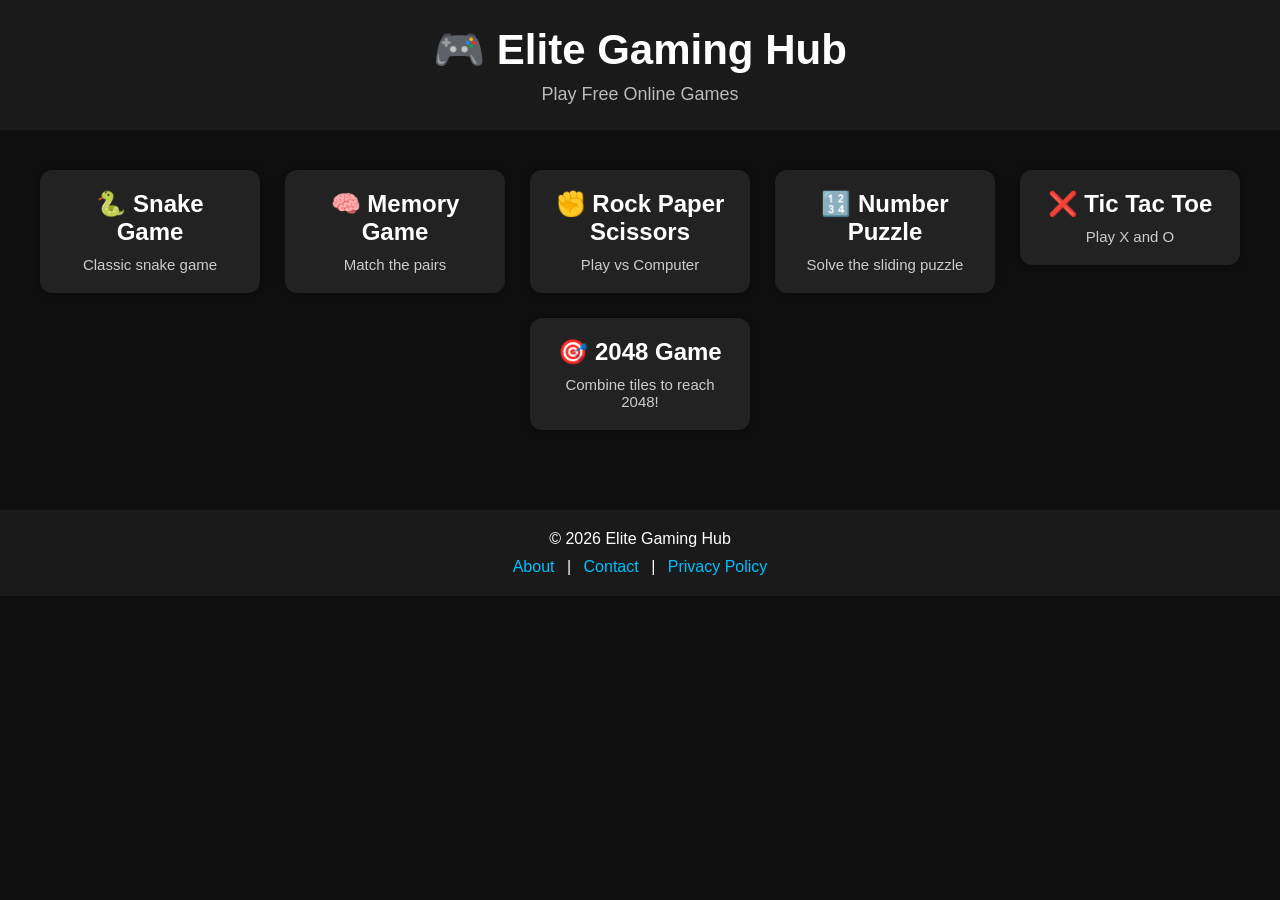
<file: index.html>
<!DOCTYPE html>
<html lang="en">
<head>
    <meta charset="UTF-8">
    <meta name="viewport" content="width=device-width, initial-scale=1.0">
    <title>Elite Gaming Hub</title>
    <link rel="stylesheet" href="style.css">
</head>

<body>

<header>
    <h1>🎮 Elite Gaming Hub</h1>
    <p>Play Free Online Games</p>
</header>

<section class="games">

    <a href="games/snake-game/index.html">
        <div class="card">
            <h3>🐍 Snake Game</h3>
            <p>Classic snake game</p>
        </div>
    </a>

    <a href="games/memory-game/index.html">
        <div class="card">
            <h3>🧠 Memory Game</h3>
            <p>Match the pairs</p>
        </div>
    </a>

    <a href="games/rps-game/index.html">
        <div class="card">
            <h3>✊ Rock Paper Scissors</h3>
            <p>Play vs Computer</p>
        </div>
    </a>

    <a href="games/puzzle-game/index.html">
        <div class="card">
            <h3>🔢 Number Puzzle</h3>
            <p>Solve the sliding puzzle</p>
        </div>
    </a>

    <a href="games/Tic-Tac-Toe/index.html">
        <div class="card">
            <h3>❌ Tic Tac Toe</h3>
            <p>Play X and O</p>
        </div>
    </a>
  <a href="games/2048-game/index.html">
    <div class="card">
        <h3>🎯 2048 Game</h3>
        <p>Combine tiles to reach 2048!</p>
    </div>
</a>

</section>

<footer>
    <p>© 2026 Elite Gaming Hub</p>

    <a href="about.html">About</a> |
    <a href="contact.html">Contact</a> |
    <a href="privacy-policy.html">Privacy Policy</a>
</footer>

<script src="script.js"></script>

</body>
</html>
</file>
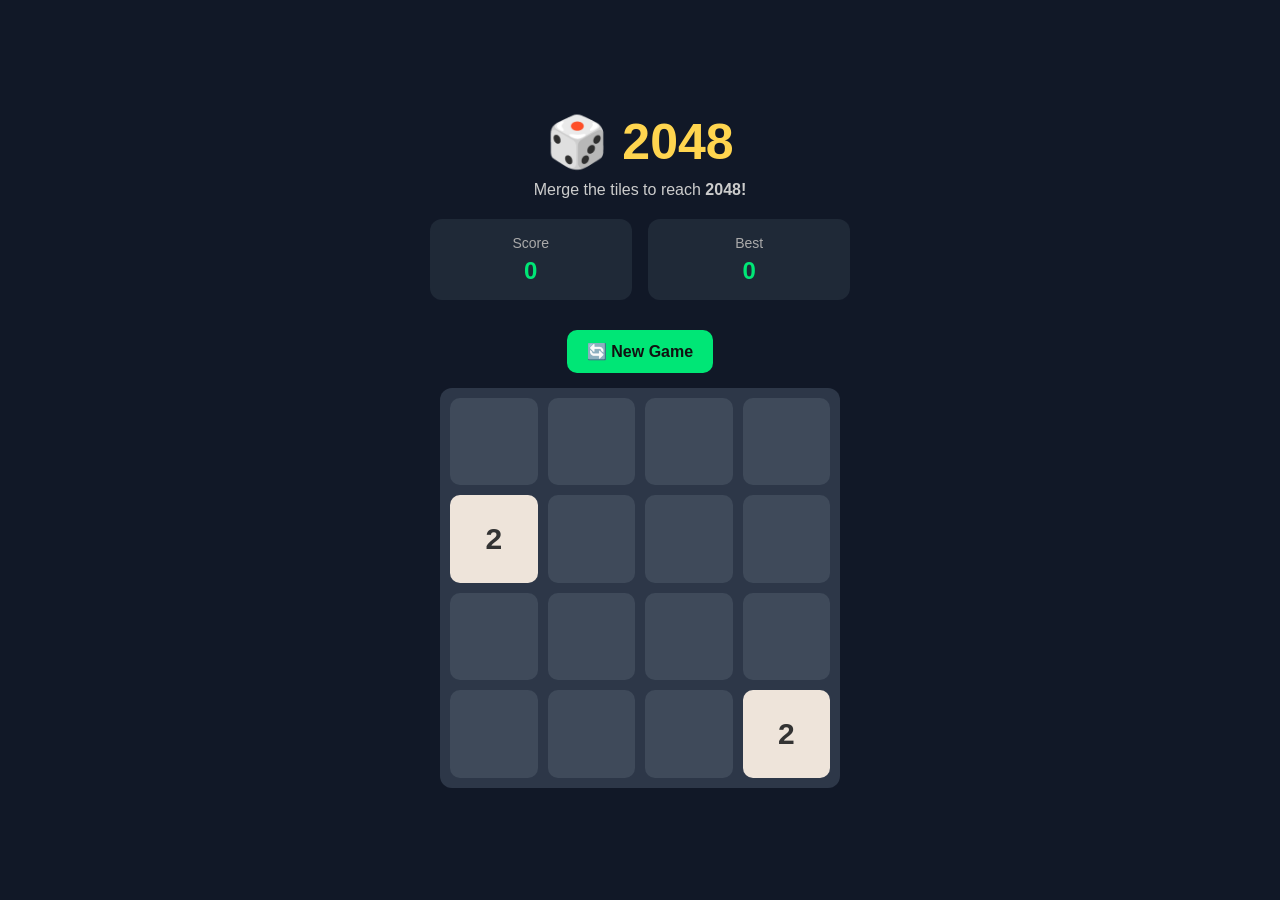
<file: games/2048-game/index.html>
<!DOCTYPE html>
<html lang="en">
<head>
    <meta charset="UTF-8">
    <meta name="viewport" content="width=device-width, initial-scale=1.0">
    <title>2048 Game - Elite Gaming Hub</title>
    <link rel="stylesheet" href="style.css">
</head>
<body>

<div class="container">

    <h1>🎲 2048</h1>
    <p>Merge the tiles to reach <strong>2048!</strong></p>

    <div class="top-bar">
        <div class="score-box">
            <span>Score</span>
            <h2 id="score">0</h2>
        </div>

        <div class="score-box">
            <span>Best</span>
            <h2 id="best">0</h2>
        </div>
    </div>

    <button id="restart">🔄 New Game</button>

    <div id="board"></div>

</div>

<script src="script.js"></script>

</body>
</html>
</file>
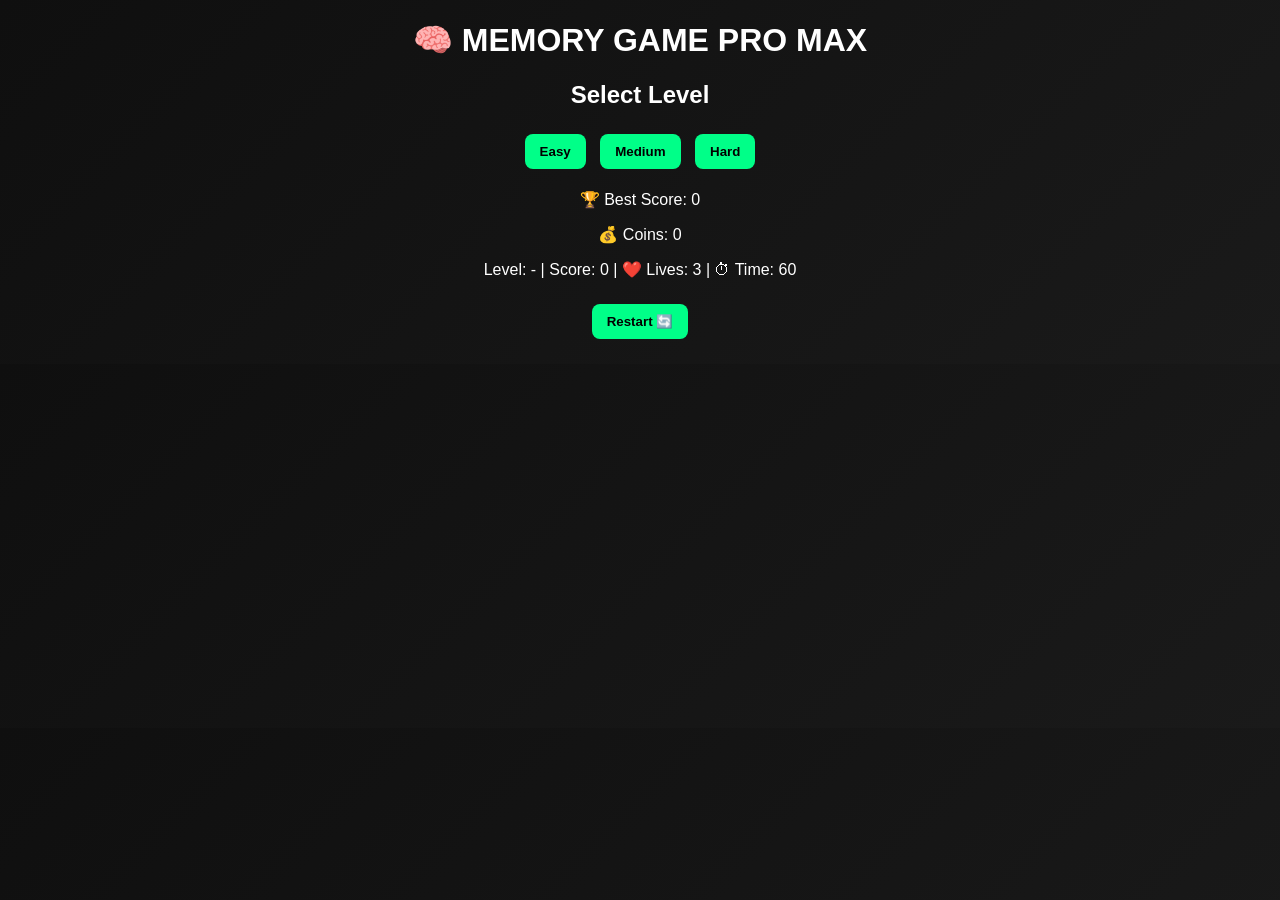
<file: games/memory-game/index.html>
<!DOCTYPE html>
<html lang="en">
<head>
<meta charset="UTF-8">
<title>Memory Game PRO MAX</title>
<link rel="stylesheet" href="style.css">
</head>
<body>

<h1>🧠 MEMORY GAME PRO MAX</h1>

<div id="menu">
    <h2>Select Level</h2>
    <button onclick="startGame(1)">Easy</button>
    <button onclick="startGame(2)">Medium</button>
    <button onclick="startGame(3)">Hard</button>

    <p>🏆 Best Score: <span id="best">0</span></p>
    <p>💰 Coins: <span id="coins">0</span></p>
</div>

<div id="hud">
    Level: <span id="level">-</span> |
    Score: <span id="score">0</span> |
    ❤️ Lives: <span id="lives">3</span> |
    ⏱ Time: <span id="time">60</span>
</div>

<div class="game"></div>

<button onclick="restart()">Restart 🔄</button>

<div id="msg"></div>

<script src="script.js"></script>

</body>
</html>
</file>
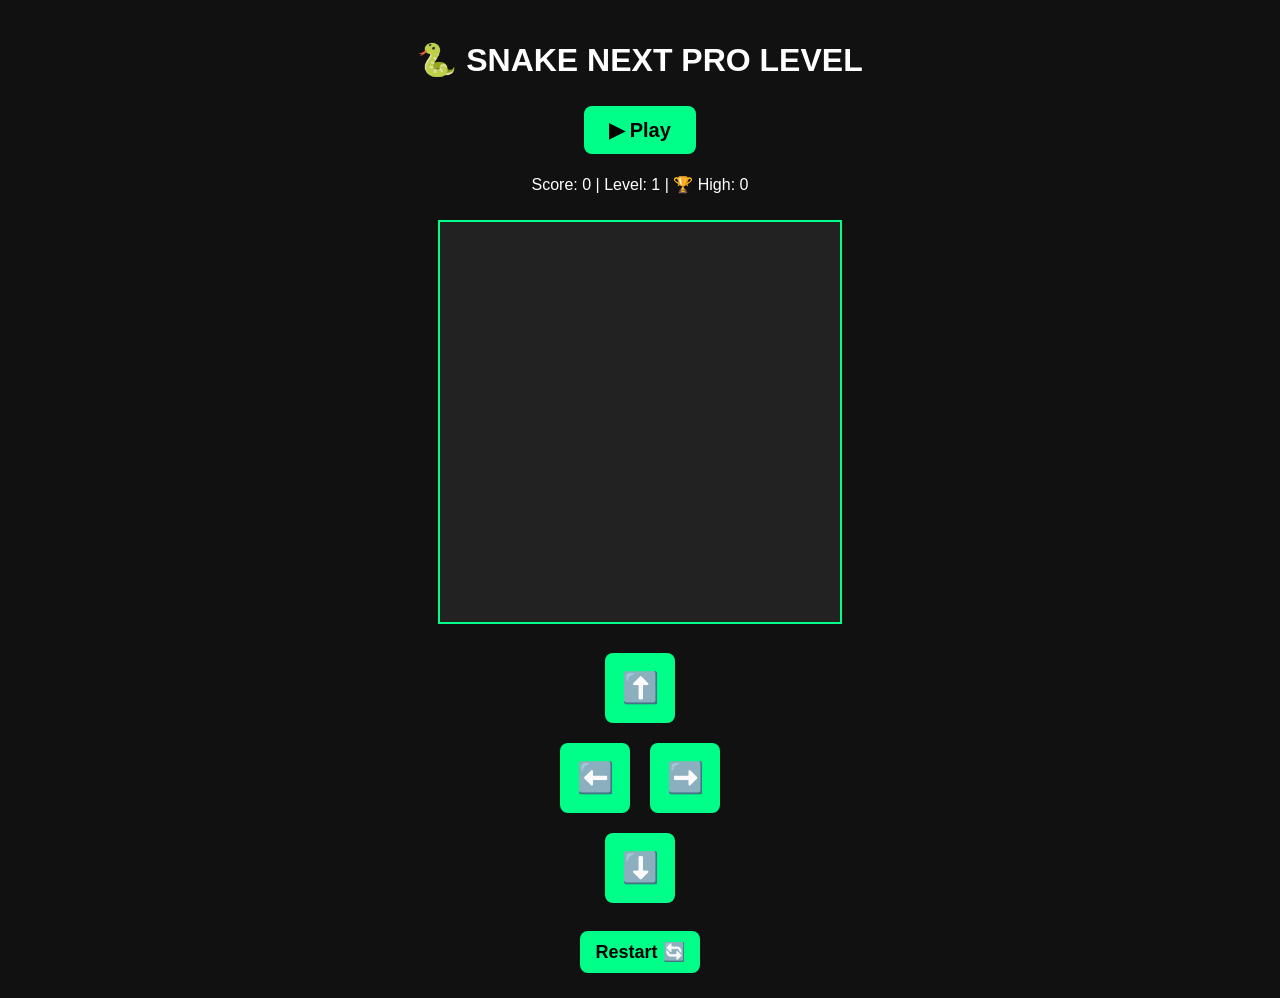
<file: games/snake-game/index.html>
<!DOCTYPE html>
<html lang="en">
<head>
<meta charset="UTF-8">
<title>Snake Next Pro Level</title>
<link rel="stylesheet" href="style.css">
</head>
<body>

<h1>🐍 SNAKE NEXT PRO LEVEL</h1>

<div id="menu">
    <button onclick="startGame()">▶ Play</button>
</div>

<p>
Score: <span id="score">0</span> |
Level: <span id="level">1</span> |
🏆 High: <span id="high">0</span>
</p>

<canvas id="game" width="400" height="400"></canvas>

<div class="controls">
    <button ontouchstart="setDir('UP')" onclick="setDir('UP')">⬆️</button>

    <div>
        <button ontouchstart="setDir('LEFT')" onclick="setDir('LEFT')">⬅️</button>

        <button ontouchstart="setDir('RIGHT')" onclick="setDir('RIGHT')">➡️</button>
    </div>

    <button ontouchstart="setDir('DOWN')" onclick="setDir('DOWN')">⬇️</button>
</div>

<br>

<button onclick="restart()">Restart 🔄</button>

<audio id="eatSound" src="https://www.soundjay.com/buttons/sounds/button-09.mp3"></audio>
<audio id="bgMusic" src="https://www.soundhelix.com/examples/mp3/SoundHelix-Song-1.mp3" loop></audio>

<script src="script.js"></script>

</body>
</html>
</file>
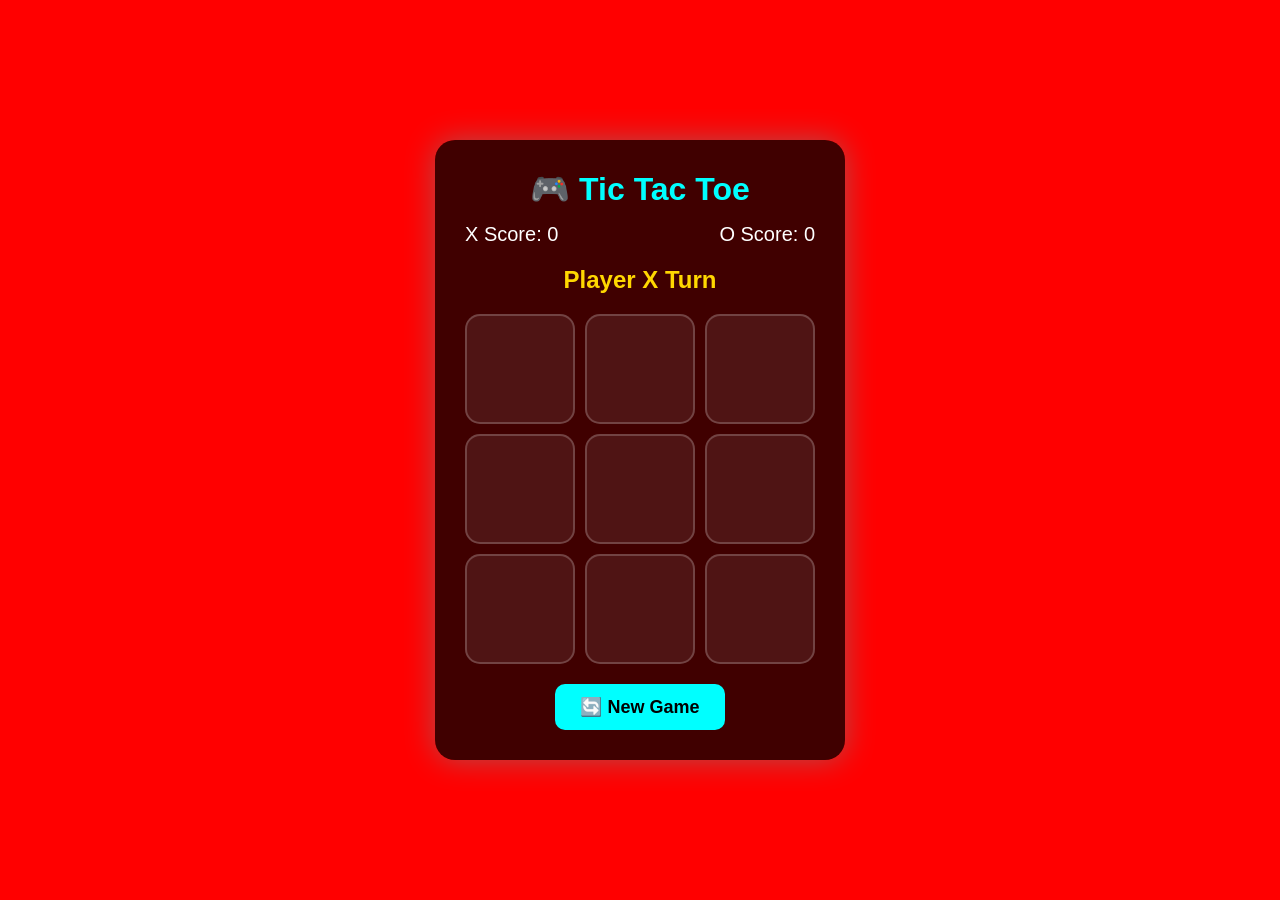
<file: games/Tic-Tac-Toe/index.html>
<!DOCTYPE html>
<html lang="en">
<head>
    <meta charset="UTF-8">
    <title>Tic Tac Toe</title>
    <link rel="stylesheet" href="style.css">
</head>
<body>

<div class="container">

    <h1>🎮 Tic Tac Toe</h1>

    <div class="scoreboard">
        <div>X Score: <span id="xScore">0</span></div>
        <div>O Score: <span id="oScore">0</span></div>
    </div>

    <h2 id="status">Player X Turn</h2>

    <div id="board">
        <div class="cell" data-cell></div>
        <div class="cell" data-cell></div>
        <div class="cell" data-cell></div>
        <div class="cell" data-cell></div>
        <div class="cell" data-cell></div>
        <div class="cell" data-cell></div>
        <div class="cell" data-cell></div>
        <div class="cell" data-cell></div>
        <div class="cell" data-cell></div>
    </div>

    <button id="restartBtn">🔄 New Game</button>

</div>

<script src="script.js"></script>

</body>
</html>
</file>
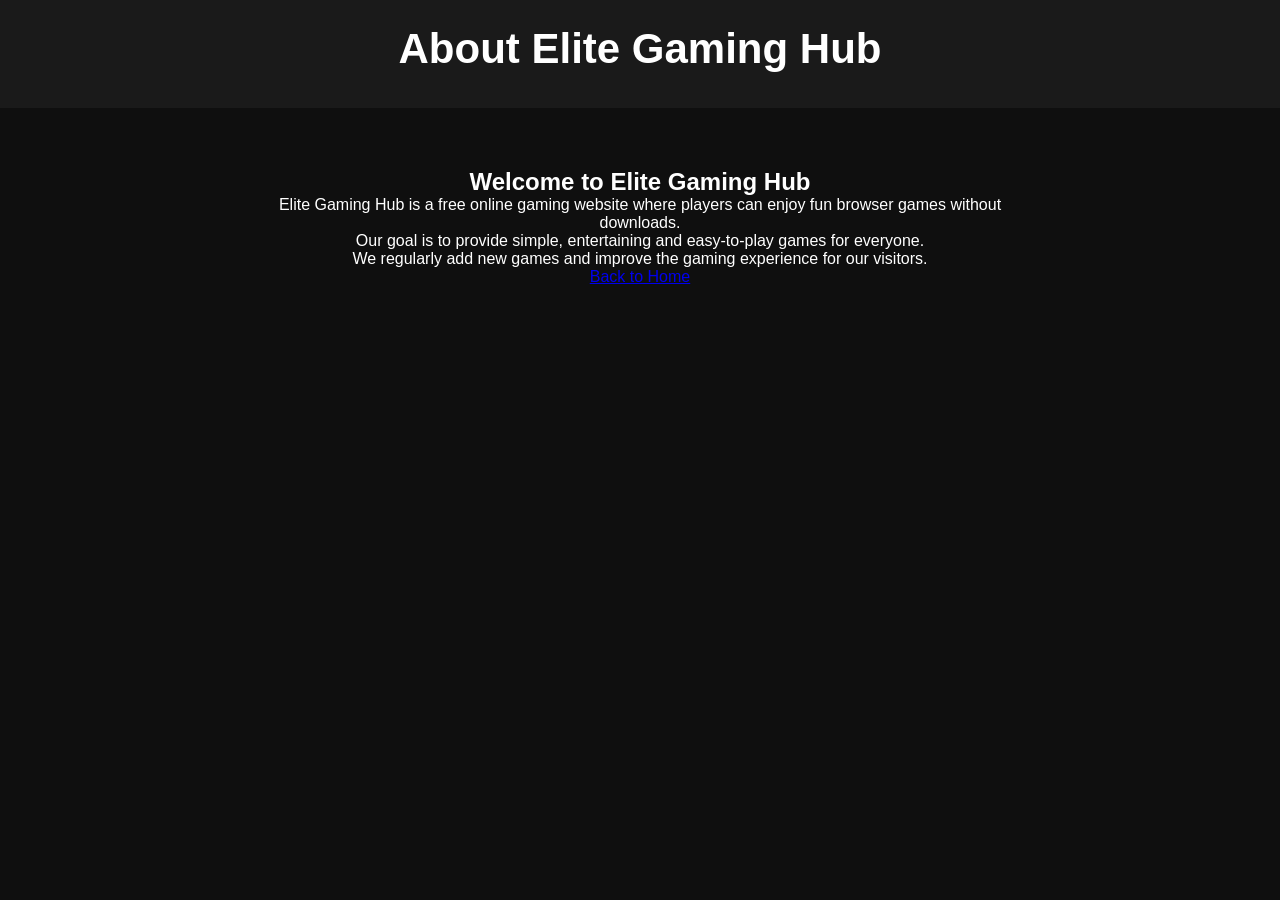
<file: about.html>
<!DOCTYPE html>
<html lang="en">
<head>
  <meta charset="UTF-8">
  <meta name="viewport" content="width=device-width, initial-scale=1.0">
  <title>About Us | Elite Gaming Hub</title>
  <link rel="stylesheet" href="style.css">
</head>
<body>
  <header>
    <h1>About Elite Gaming Hub</h1>
  </header>

  <main style="max-width: 800px; margin: 40px auto; padding: 20px;">
    <h2>Welcome to Elite Gaming Hub</h2>
    <p>Elite Gaming Hub is a free online gaming website where players can enjoy fun browser games without downloads.</p>
    <p>Our goal is to provide simple, entertaining and easy-to-play games for everyone.</p>
    <p>We regularly add new games and improve the gaming experience for our visitors.</p>
    <p><a href="index.html">Back to Home</a></p>
  </main>
</body>
</html>
</file>
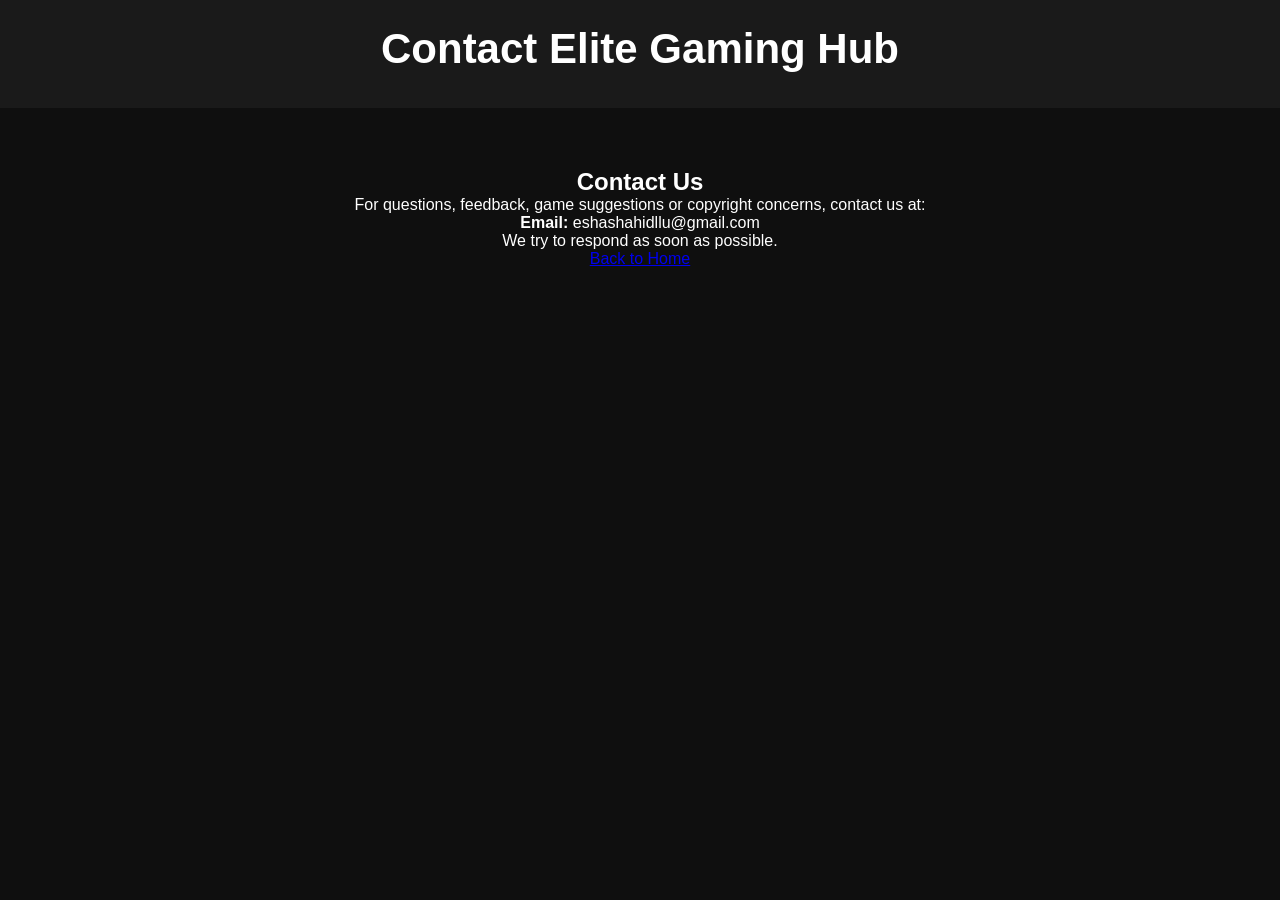
<file: contact.html>
<!DOCTYPE html>
<html lang="en">
<head>
  <meta charset="UTF-8">
  <meta name="viewport" content="width=device-width, initial-scale=1.0">
  <title>Contact Us | Elite Gaming Hub</title>
  <link rel="stylesheet" href="style.css">
</head>
<body>
  <header>
    <h1>Contact Elite Gaming Hub</h1>
  </header>

  <main style="max-width: 800px; margin: 40px auto; padding: 20px;">
    <h2>Contact Us</h2>
    <p>For questions, feedback, game suggestions or copyright concerns, contact us at:</p>
    <p><strong>Email:</strong> eshashahidllu@gmail.com</p>
    <p>We try to respond as soon as possible.</p>
    <p><a href="index.html">Back to Home</a></p>
  </main>
</body>
</html>
</file>
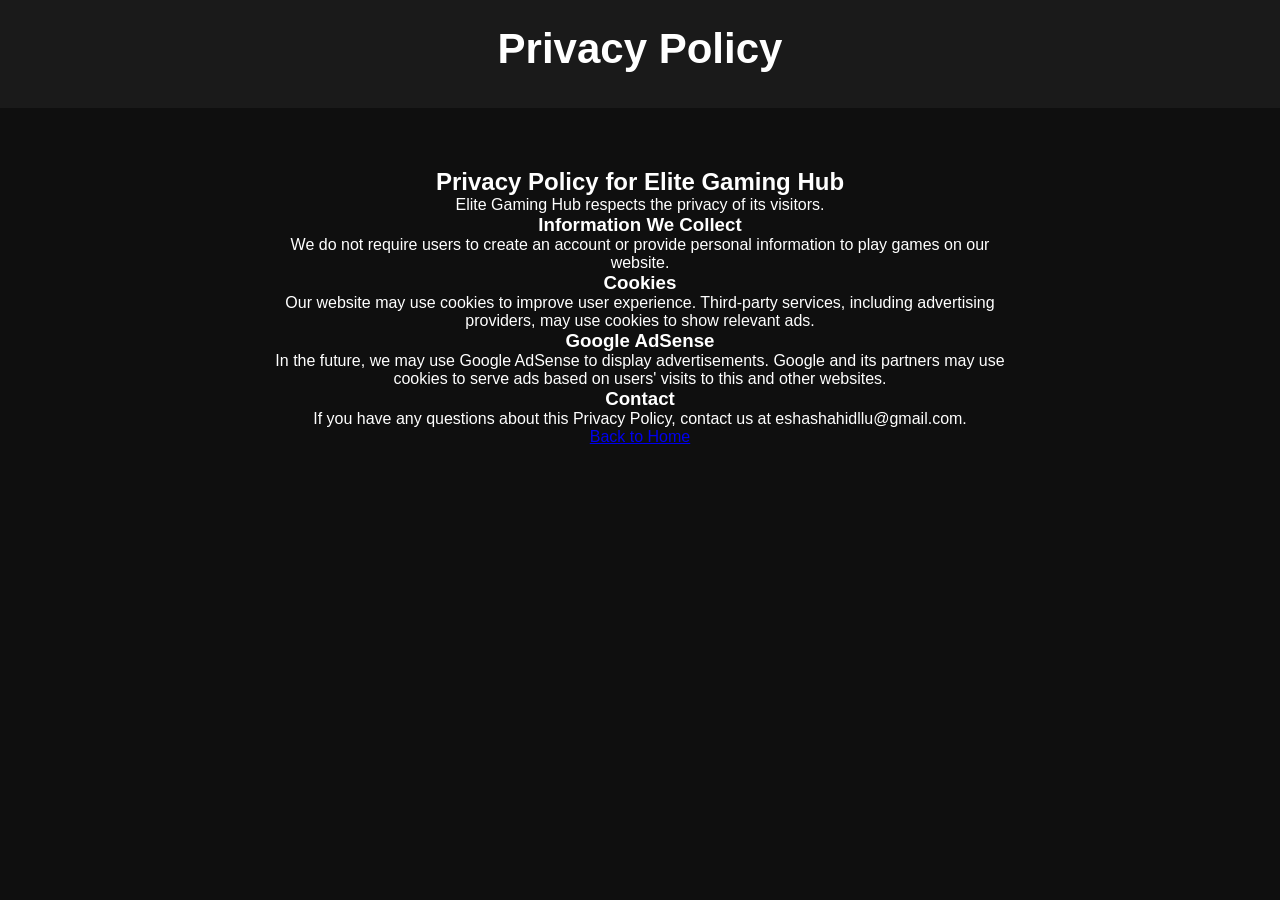
<file: privacy-policy.html>
<!DOCTYPE html>
<html lang="en">
<head>
  <meta charset="UTF-8">
  <meta name="viewport" content="width=device-width, initial-scale=1.0">
  <title>Privacy Policy | Elite Gaming Hub</title>
  <link rel="stylesheet" href="style.css">
</head>
<body>
  <header>
    <h1>Privacy Policy</h1>
  </header>

  <main style="max-width: 800px; margin: 40px auto; padding: 20px;">
    <h2>Privacy Policy for Elite Gaming Hub</h2>
    <p>Elite Gaming Hub respects the privacy of its visitors.</p>

    <h3>Information We Collect</h3>
    <p>We do not require users to create an account or provide personal information to play games on our website.</p>

    <h3>Cookies</h3>
    <p>Our website may use cookies to improve user experience. Third-party services, including advertising providers, may use cookies to show relevant ads.</p>

    <h3>Google AdSense</h3>
    <p>In the future, we may use Google AdSense to display advertisements. Google and its partners may use cookies to serve ads based on users' visits to this and other websites.</p>

    <h3>Contact</h3>
    <p>If you have any questions about this Privacy Policy, contact us at eshashahidllu@gmail.com.</p>

    <p><a href="index.html">Back to Home</a></p>
  </main>
</body>
</html>
</file>
<file: style.css>
*{
    margin:0;
    padding:0;
    box-sizing:border-box;
}

body{
    font-family:Arial, Helvetica, sans-serif;
    background:#0f0f0f;
    color:white;
    text-align:center;
}

header{
    background:#1a1a1a;
    padding:25px;
}

header h1{
    font-size:42px;
    margin-bottom:10px;
}

header p{
    color:#bbb;
    font-size:18px;
}

.games{
    display:flex;
    flex-wrap:wrap;
    justify-content:center;
    gap:25px;
    padding:40px 20px;
}

.games a{
    text-decoration:none;
    color:white;
}

.card{
    width:220px;
    background:#222;
    padding:20px;
    border-radius:12px;
    transition:0.3s;
    box-shadow:0 0 10px rgba(0,0,0,0.4);
}

.card:hover{
    transform:translateY(-8px) scale(1.05);
    background:#333;
    box-shadow:0 0 20px rgba(0,255,255,0.3);
}

.card h3{
    margin-bottom:10px;
    font-size:24px;
}

.card p{
    color:#ccc;
    font-size:15px;
}

footer{
    margin-top:40px;
    background:#1a1a1a;
    padding:20px;
}

footer p{
    margin-bottom:10px;
}

footer a{
    color:#00bfff;
    text-decoration:none;
    margin:0 8px;
}

footer a:hover{
    text-decoration:underline;
}

@media (max-width:768px){

    .games{
        flex-direction:column;
        align-items:center;
    }

    .card{
        width:90%;
        max-width:320px;
    }

    header h1{
        font-size:32px;
    }
}
}
</file>
<file: games/2048-game/style.css>
*{
    margin:0;
    padding:0;
    box-sizing:border-box;
}

body{
    background:#111827;
    font-family:Arial, sans-serif;
    color:#fff;
    display:flex;
    justify-content:center;
    align-items:center;
    min-height:100vh;
}

.container{
    width:420px;
    text-align:center;
}

h1{
    font-size:50px;
    color:#FFD54F;
    margin-bottom:10px;
}

p{
    margin-bottom:20px;
    color:#ccc;
}

.top-bar{
    display:flex;
    justify-content:space-between;
    margin-bottom:15px;
}

.score-box{
    background:#1F2937;
    padding:15px;
    border-radius:12px;
    width:48%;
}

.score-box span{
    color:#aaa;
    font-size:14px;
}

.score-box h2{
    margin-top:5px;
    color:#00E676;
}

#restart{
    margin:15px 0;
    padding:12px 20px;
    border:none;
    border-radius:10px;
    background:#00E676;
    color:#111;
    font-weight:bold;
    cursor:pointer;
    font-size:16px;
}

#restart:hover{
    transform:scale(1.05);
}

#board{
    width:400px;
    height:400px;
    margin:auto;
    background:#2D3748;
    border-radius:12px;
    padding:10px;
    display:grid;
    grid-template-columns:repeat(4,1fr);
    grid-template-rows:repeat(4,1fr);
    gap:10px;
}

.tile{
    background:#3F4A5A;
    border-radius:10px;
    display:flex;
    justify-content:center;
    align-items:center;
    font-size:30px;
    font-weight:bold;
    color:#fff;
}

@media(max-width:500px){

.container{
    width:95%;
}

#board{
    width:95vw;
    height:95vw;
    max-width:400px;
    max-height:400px;
}
.tile{
    width:100%;
    height:100%;
    display:flex;
    justify-content:center;
    align-items:center;
    border-radius:10px;
    font-size:32px;
    font-weight:bold;
    color:#fff;
}

.tile{
    font-size:24px;
}

}
</file>
<file: games/memory-game/style.css>
body{
    text-align:center;
    background:linear-gradient(135deg,#0f0f0f,#1a1a1a);
    color:white;
    font-family:Arial;
}

button{
    padding:10px 15px;
    margin:5px;
    background:#00ff88;
    border:none;
    border-radius:8px;
    cursor:pointer;
    font-weight:bold;
}

.game{
    display:grid;
    justify-content:center;
    gap:10px;
    margin-top:20px;
}

.card{
    width:80px;
    height:80px;
    background:#222;
    display:flex;
    align-items:center;
    justify-content:center;
    font-size:28px;
    cursor:pointer;
    border-radius:10px;
    transition:0.3s;
}

.card.flip{
    transform:scale(1.1);
    background:#333;
}

#msg{
    margin-top:20px;
    font-size:20px;
    color:#00ff88;
}
</file>
<file: games/snake-game/style.css>
body{
    text-align:center;
    background:#111;
    color:white;
    font-family:Arial, sans-serif;
    margin:0;
    padding:20px;
}

canvas{
    background:#222;
    border:2px solid #00ff88;
    margin-top:10px;
    max-width:100%;
    height:auto;
    touch-action:none;
}

button{
    margin:5px;
    padding:10px 15px;
    border:none;
    background:#00ff88;
    color:#000;
    font-weight:bold;
    cursor:pointer;
    border-radius:8px;
    font-size:18px;
}

.controls{
    margin-top:20px;
    display:flex;
    flex-direction:column;
    align-items:center;
    gap:10px;
}

.controls div{
    display:flex;
    gap:10px;
}

.controls button{
    width:70px;
    height:70px;
    font-size:30px;
    touch-action:manipulation;
    user-select:none;
    -webkit-user-select:none;
}

#menu button{
    font-size:20px;
    padding:12px 25px;
}

@media (max-width:600px){

    canvas{
        width:95vw;
        height:95vw;
        max-width:400px;
        max-height:400px;
    }

    .controls button{
        width:75px;
        height:75px;
        font-size:32px;
    }

}
}
</file>
<file: games/Tic-Tac-Toe/style.css>
body{
    background:red !important;
}
*{
    margin:0;
    padding:0;
    box-sizing:border-box;
}

body{
    min-height:100vh;
    display:flex;
    justify-content:center;
    align-items:center;
    background:url("https://images.unsplash.com/photo-1511512578047-dfb367046420?q=80&w=1200") center/cover;
    font-family:Segoe UI,sans-serif;
}

.container{
    background:rgba(0,0,0,.75);
    backdrop-filter:blur(10px);
    padding:30px;
    border-radius:20px;
    text-align:center;
    color:white;
    box-shadow:0 0 30px rgba(0,255,255,.3);
}

h1{
    margin-bottom:15px;
    color:#00ffff;
}

.scoreboard{
    display:flex;
    justify-content:space-between;
    margin-bottom:20px;
    font-size:20px;
}

#status{
    margin-bottom:20px;
    color:#ffd700;
}

#board{
    display:grid;
    grid-template-columns:repeat(3,110px);
    gap:10px;
}

.cell{
    width:110px;
    height:110px;
    background:rgba(255,255,255,.08);
    border:2px solid rgba(255,255,255,.2);
    border-radius:15px;
    display:flex;
    justify-content:center;
    align-items:center;
    font-size:60px;
    font-weight:bold;
    cursor:pointer;
    transition:.3s;
}

.cell:hover{
    transform:scale(1.05);
    box-shadow:0 0 20px cyan;
}

.x{
    color:#00ff88;
    text-shadow:0 0 15px #00ff88;
}

.o{
    color:#ff4d6d;
    text-shadow:0 0 15px #ff4d6d;
}

button{
    margin-top:20px;
    padding:12px 25px;
    border:none;
    border-radius:10px;
    background:#00ffff;
    font-size:18px;
    cursor:pointer;
    font-weight:bold;
}
</file>
